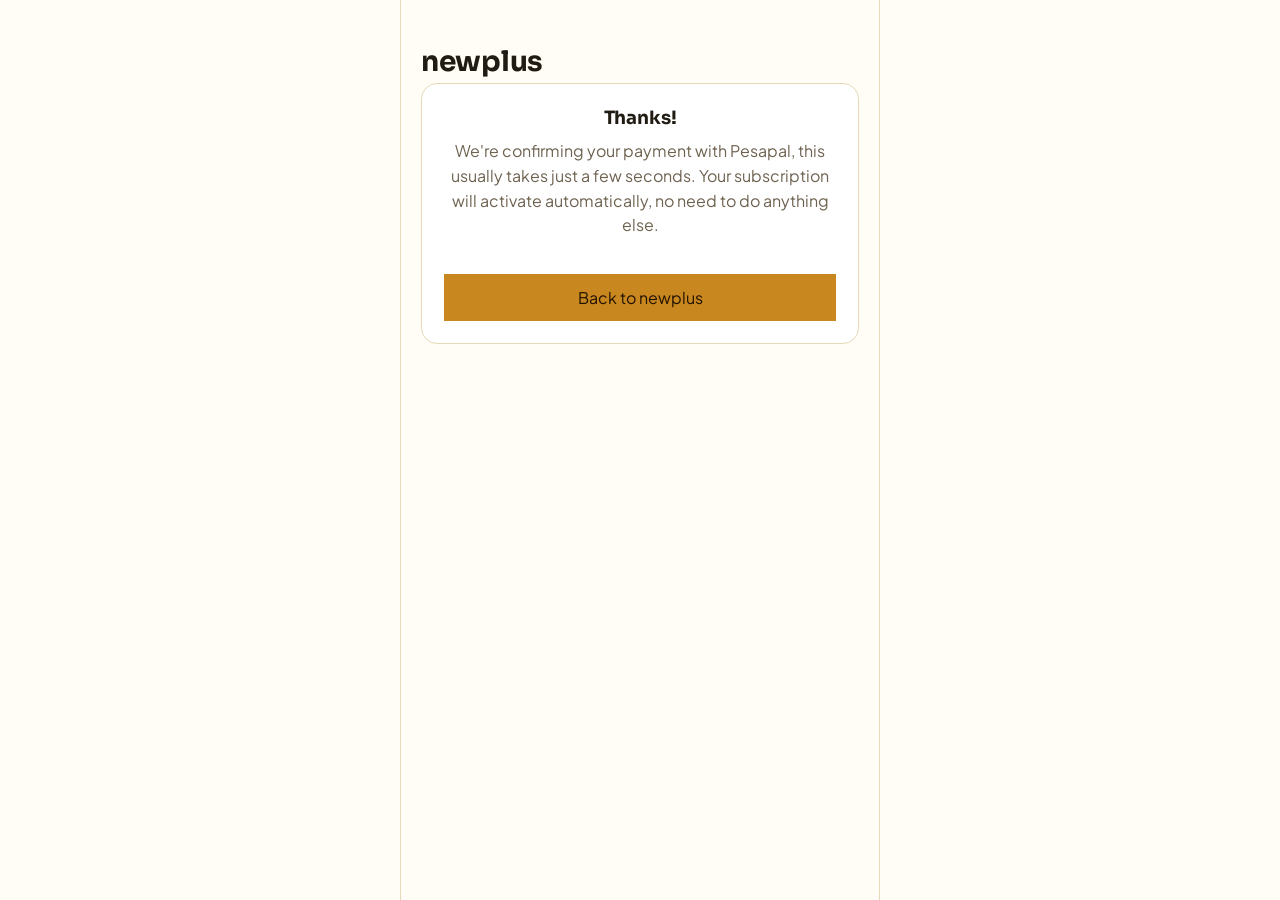
<file: payment-complete.html>
<!DOCTYPE html>
<html lang="en">
<head>
<meta charset="UTF-8">
<meta name="viewport" content="width=device-width, initial-scale=1.0">
<title>Payment complete: newplus</title>
<meta name="robots" content="noindex">
<link rel="preconnect" href="https://fonts.googleapis.com">
<link rel="preconnect" href="https://fonts.gstatic.com" crossorigin>
<link rel="stylesheet" href="https://fonts.googleapis.com/css2?family=Sora:wght@600;700;800&amp;family=Plus+Jakarta+Sans:wght@400;500;600;700&amp;family=JetBrains+Mono:wght@400;600&amp;display=swap">
<link rel="stylesheet" href="style.css">
</head>
<body>
<div id="app">
  <div class="brand">newplus</div>
  <div class="card welcome-card" style="text-align:center">
    <h1 style="font-size:1.15em;margin:0 0 10px">Thanks!</h1>
    <p style="margin-bottom:14px">We're confirming your payment with Pesapal, this usually takes just a few seconds. Your subscription will activate automatically, no need to do anything else.</p>
    <a href="/" class="btn-primary" style="display:inline-block;text-decoration:none;padding:12px 28px">Back to newplus</a>
  </div>
</div>
<script>
  // If Pesapal redirected here quickly, give the confirmation a moment to
  // land, then send them back into the app automatically.
  setTimeout(() => { window.location.href = "/"; }, 4000);
</script>
</body>
</html>
</file>
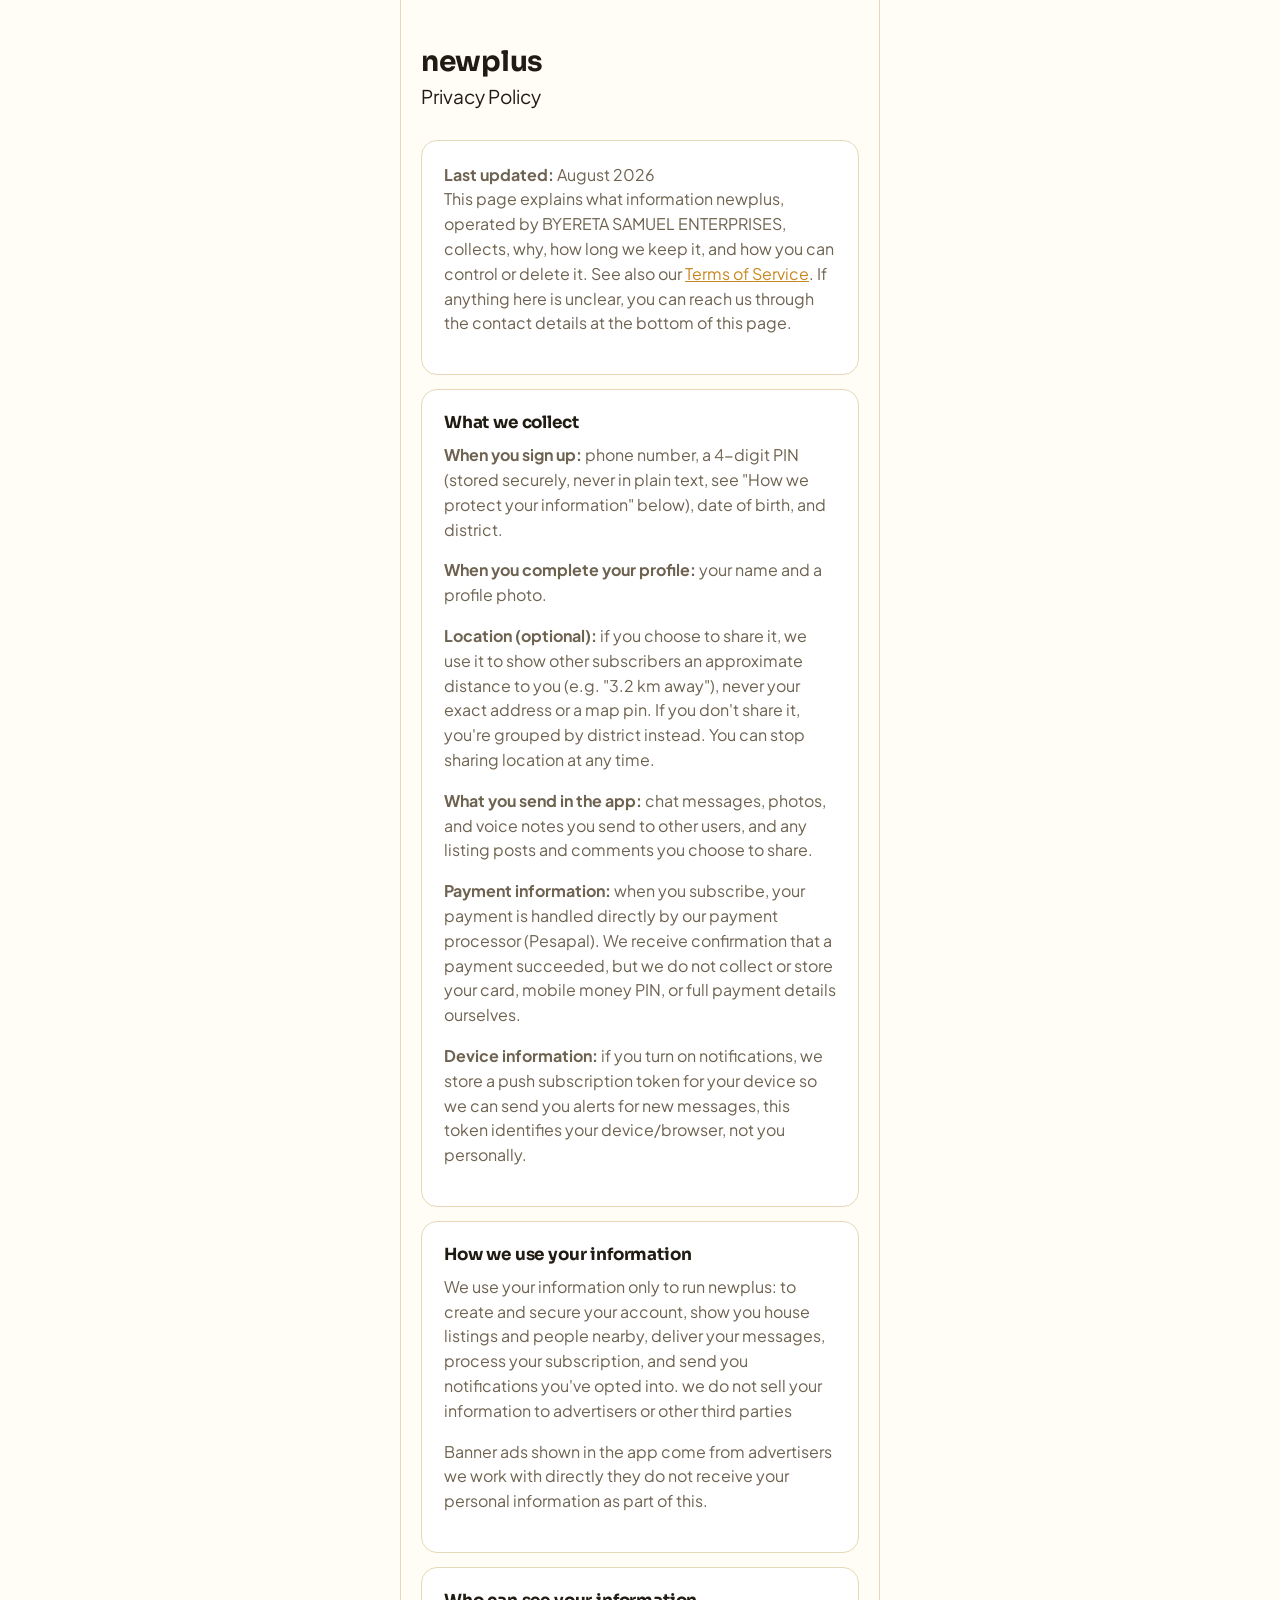
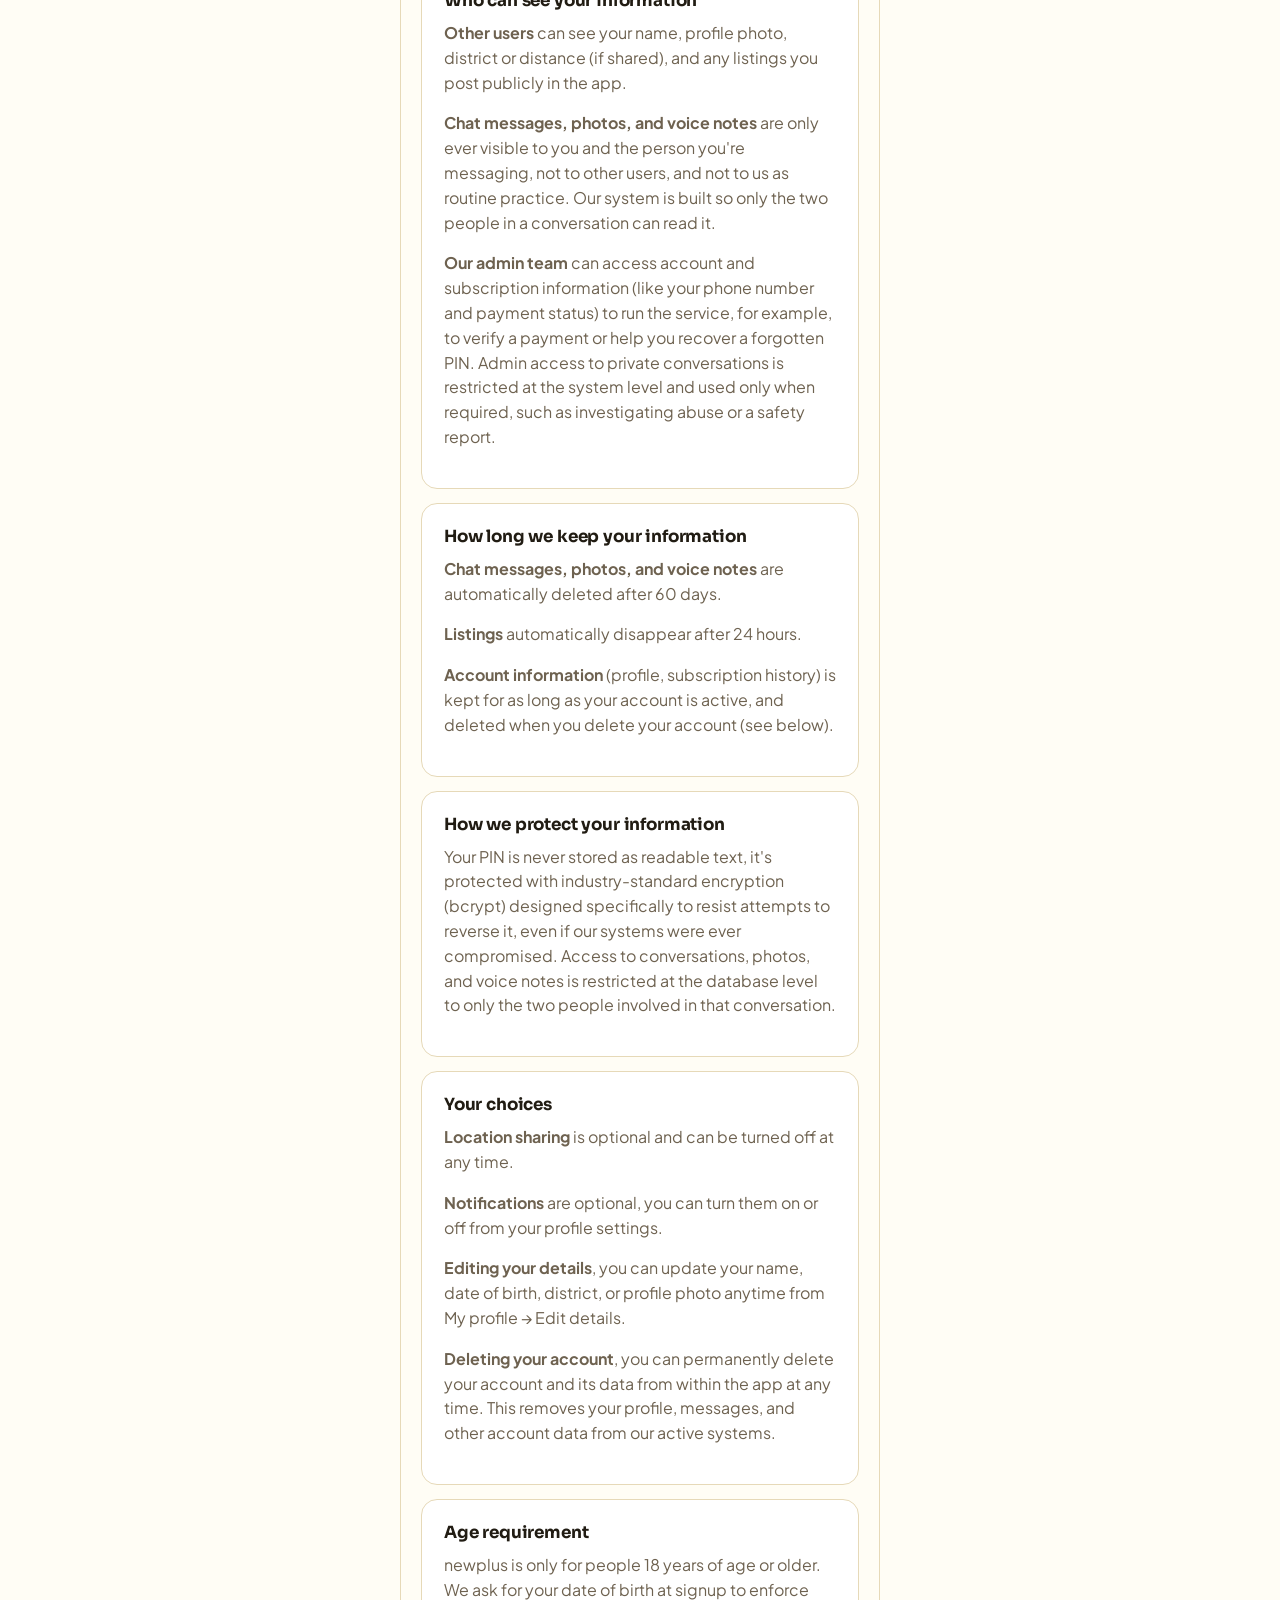
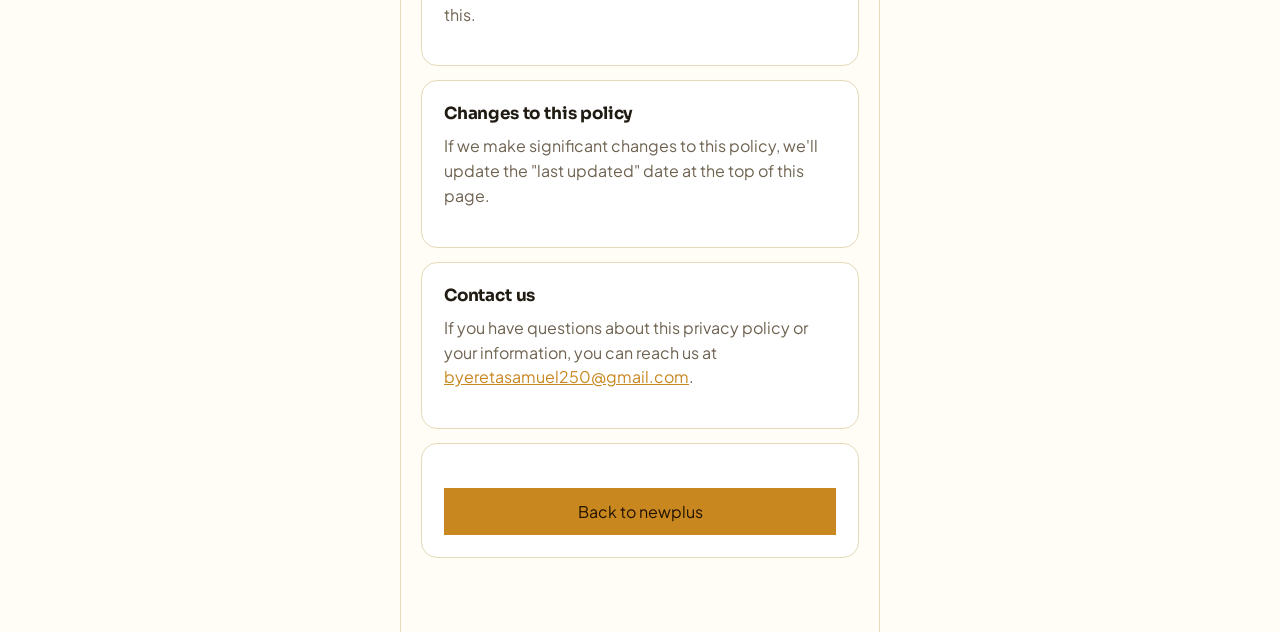
<file: privacy.html>
<!DOCTYPE html>
<html lang="en">
<head>
<meta charset="UTF-8">
<meta name="viewport" content="width=device-width, initial-scale=1.0">
<title>Privacy Policy: newplus</title>
<meta name="description" content="How newplus collects, uses, and protects your information: what we store, how location sharing works, how long house listings and messages are kept, and how to delete your account.">
<link rel="canonical" href="https://newplus.app/privacy.html">
<meta name="robots" content="index, follow">
<meta property="og:type" content="website">
<meta property="og:title" content="Privacy Policy: newplus">
<meta property="og:description" content="How newplus collects, uses, and protects your information.">
<meta property="og:url" content="https://newplus.app/privacy.html">
<link rel="preconnect" href="https://fonts.googleapis.com">
<link rel="preconnect" href="https://fonts.gstatic.com" crossorigin>
<link rel="stylesheet" href="https://fonts.googleapis.com/css2?family=Sora:wght@600;700;800&amp;family=Plus+Jakarta+Sans:wght@400;500;600;700&amp;family=JetBrains+Mono:wght@400;600&amp;display=swap">
<link rel="stylesheet" href="style.css">
</head>
<body>
<div id="app" style="padding-bottom:60px">
  <div class="brand">newplus</div>
  <p class="tagline tagline-hero">Privacy Policy</p>

  <div class="card welcome-card">
    <p style="margin:0"><strong>Last updated:</strong> August 2026</p>
    <p>This page explains what information newplus, operated by
      BYERETA SAMUEL ENTERPRISES, collects, why, how long we keep it, and how you
      can control or delete it. See also our
      <a href="/terms.html" style="color:var(--gold)">Terms of Service</a>.
      If anything here is unclear, you can reach us through the
      contact details at the bottom of this page.</p>
  </div>

  <div class="card welcome-card">
    <h2 style="font-size:1.05em;margin:0 0 10px">What we collect</h2>
    <p><strong>When you sign up:</strong> phone number, a 4-digit PIN
      (stored securely, never in plain text, see "How we protect your
      information" below), date of birth, and district.</p>
    <p><strong>When you complete your profile:</strong> your name and a
      profile photo.</p>
    <p><strong>Location (optional):</strong> if you choose to share it,
      we use it to show other subscribers an approximate distance to
      you (e.g. "3.2 km away"), never your exact address or a map
      pin. If you don't share it, you're grouped by district instead.
      You can stop sharing location at any time.</p>
    <p><strong>What you send in the app:</strong> chat messages,
      photos, and voice notes you send to other users, and any listing
      posts and comments you choose to share.</p>
    <p><strong>Payment information:</strong> when you subscribe, your
      payment is handled directly by our payment processor (Pesapal).
      We receive confirmation that a payment succeeded, but we do not
      collect or store your card, mobile money PIN, or full payment
      details ourselves.</p>
    <p><strong>Device information:</strong> if you turn on
      notifications, we store a push subscription token for your
      device so we can send you alerts for new messages, this token
      identifies your device/browser, not you personally.</p>
  </div>

  <div class="card welcome-card">
    <h2 style="font-size:1.05em;margin:0 0 10px">How we use your information</h2>
    <p>We use your information only to run newplus: to create and
      secure your account, show you house listings and people nearby, deliver
      your messages, process your subscription, and send you
      notifications you've opted into. we do not sell your information
      to advertisers or other third parties</p>
    <p>Banner ads shown in the app come from advertisers we work with
      directly they do not receive your personal information as part
      of this.</p>
  </div>

  <div class="card welcome-card">
    <h2 style="font-size:1.05em;margin:0 0 10px">Who can see your information</h2>
    <p><strong>Other users</strong> can see your name, profile photo,
      district or distance (if shared), and any listings you post publicly
      in the app.</p>
    <p><strong>Chat messages, photos, and voice notes</strong> are only
      ever visible to you and the person you're messaging, not to
      other users, and not to us as routine practice. Our system is
      built so only the two people in a conversation can read it.</p>
    <p><strong>Our admin team</strong> can access account and
      subscription information (like your phone number and payment
      status) to run the service, for example, to verify a payment or
      help you recover a forgotten PIN. Admin access to private
      conversations is restricted at the system level and used only
      when required, such as investigating abuse or a safety report.</p>
  </div>

  <div class="card welcome-card">
    <h2 style="font-size:1.05em;margin:0 0 10px">How long we keep your information</h2>
    <p><strong>Chat messages, photos, and voice notes</strong> are
      automatically deleted after 60 days.</p>
    <p><strong>Listings</strong> automatically disappear after 24
      hours.</p>
    <p><strong>Account information</strong> (profile, subscription
      history) is kept for as long as your account is active, and
      deleted when you delete your account (see below).</p>
  </div>

  <div class="card welcome-card">
    <h2 style="font-size:1.05em;margin:0 0 10px">How we protect your information</h2>
    <p>Your PIN is never stored as readable text, it's protected with
      industry-standard encryption (bcrypt) designed specifically to
      resist attempts to reverse it, even if our systems were ever
      compromised. Access to conversations, photos, and voice notes is
      restricted at the database level to only the two people involved
      in that conversation.</p>
  </div>

  <div class="card welcome-card">
    <h2 style="font-size:1.05em;margin:0 0 10px">Your choices</h2>
    <p><strong>Location sharing</strong> is optional and can be turned
      off at any time.</p>
    <p><strong>Notifications</strong> are optional, you can turn them
      on or off from your profile settings.</p>
    <p><strong>Editing your details</strong>, you can update your
      name, date of birth, district, or profile photo anytime from My
      profile → Edit details.</p>
    <p><strong>Deleting your account</strong>, you can permanently
      delete your account and its data from within the app at any
      time. This removes your profile, messages, and other account
      data from our active systems.</p>
  </div>

  <div class="card welcome-card">
    <h2 style="font-size:1.05em;margin:0 0 10px">Age requirement</h2>
    <p>newplus is only for people 18 years of age or older. We ask for
      your date of birth at signup to enforce this.</p>
  </div>

  <div class="card welcome-card">
    <h2 style="font-size:1.05em;margin:0 0 10px">Changes to this policy</h2>
    <p>If we make significant changes to this policy, we'll update the
      "last updated" date at the top of this page.</p>
  </div>

  <div class="card welcome-card">
    <h2 style="font-size:1.05em;margin:0 0 10px">Contact us</h2>
    <p>If you have questions about this privacy policy or your
      information, you can reach us at
      <a href="mailto:byeretasamuel250@gmail.com" style="color:var(--gold)">byeretasamuel250@gmail.com</a>.</p>
  </div>

  <div class="card welcome-card" style="text-align:center">
    <a href="/" class="btn-primary" style="display:inline-block;text-decoration:none;padding:12px 28px">Back to newplus</a>
  </div>
</div>
</body>
</html>
</file>
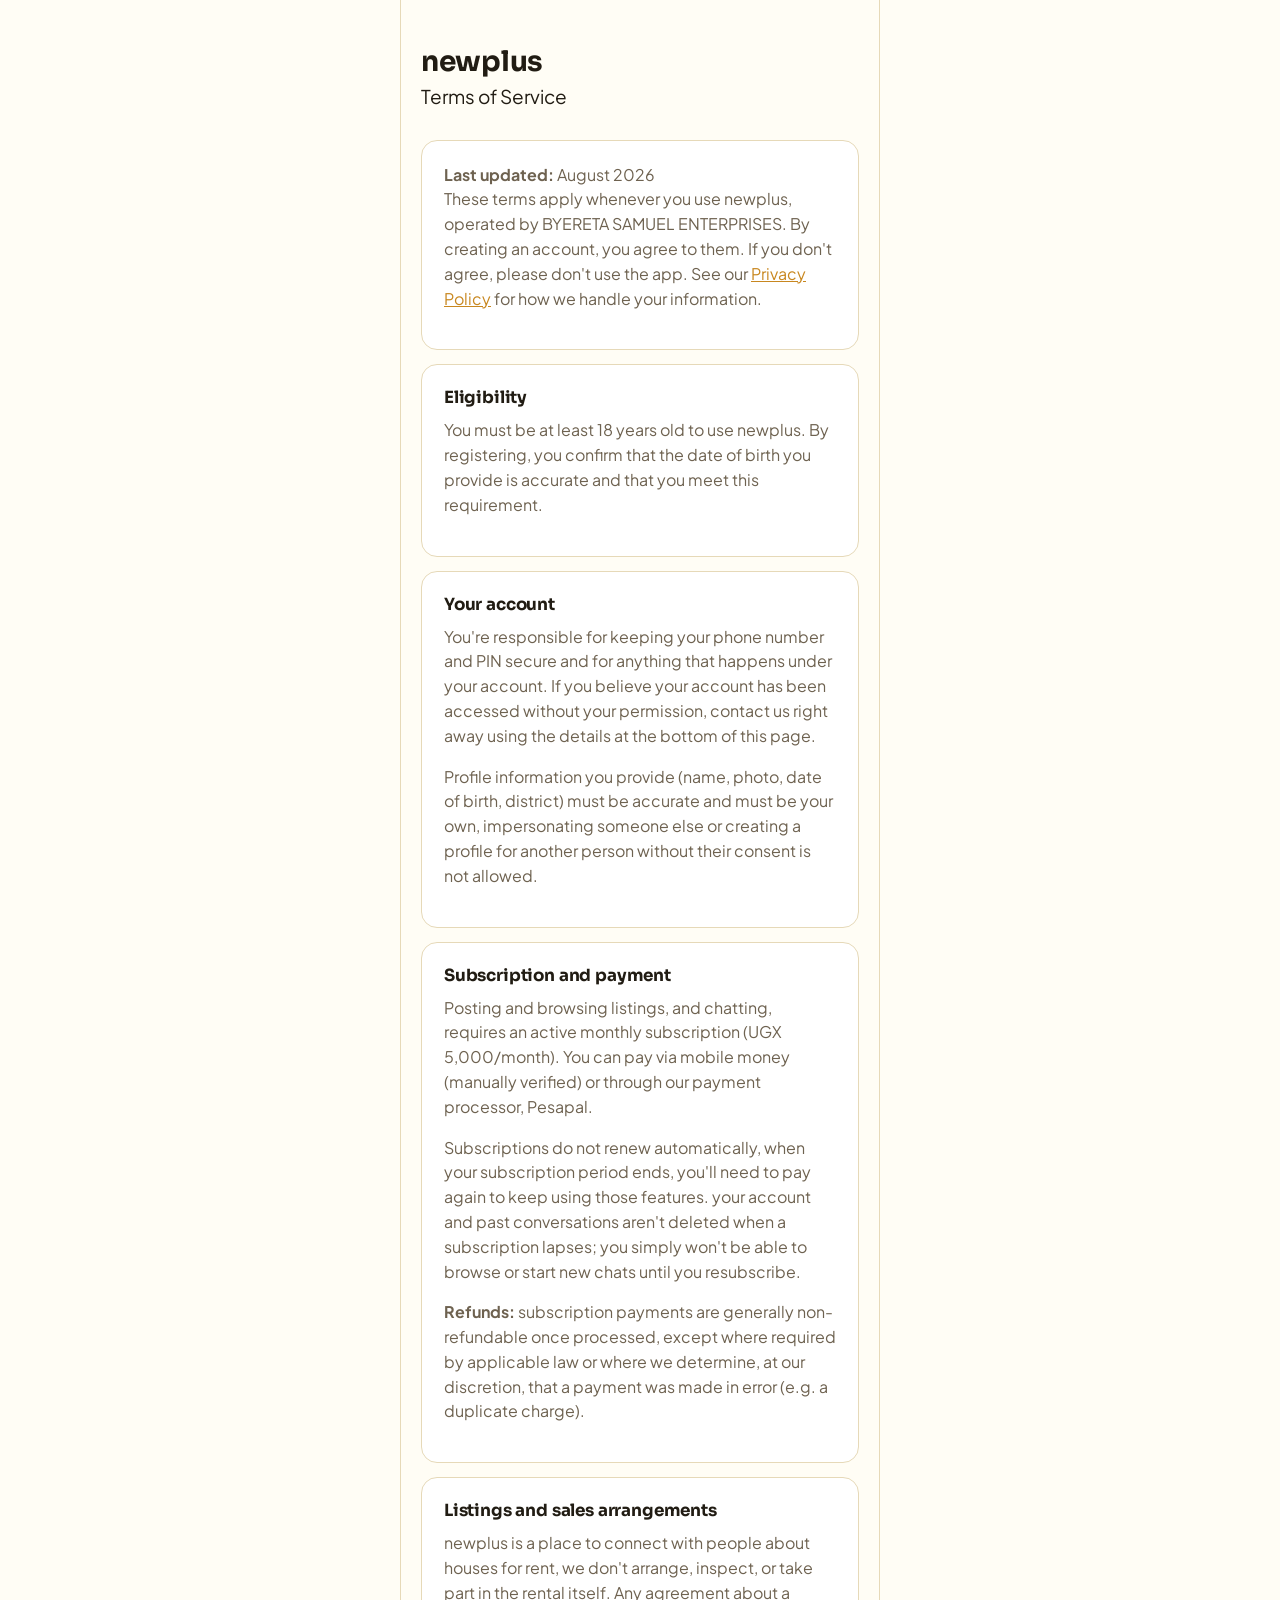
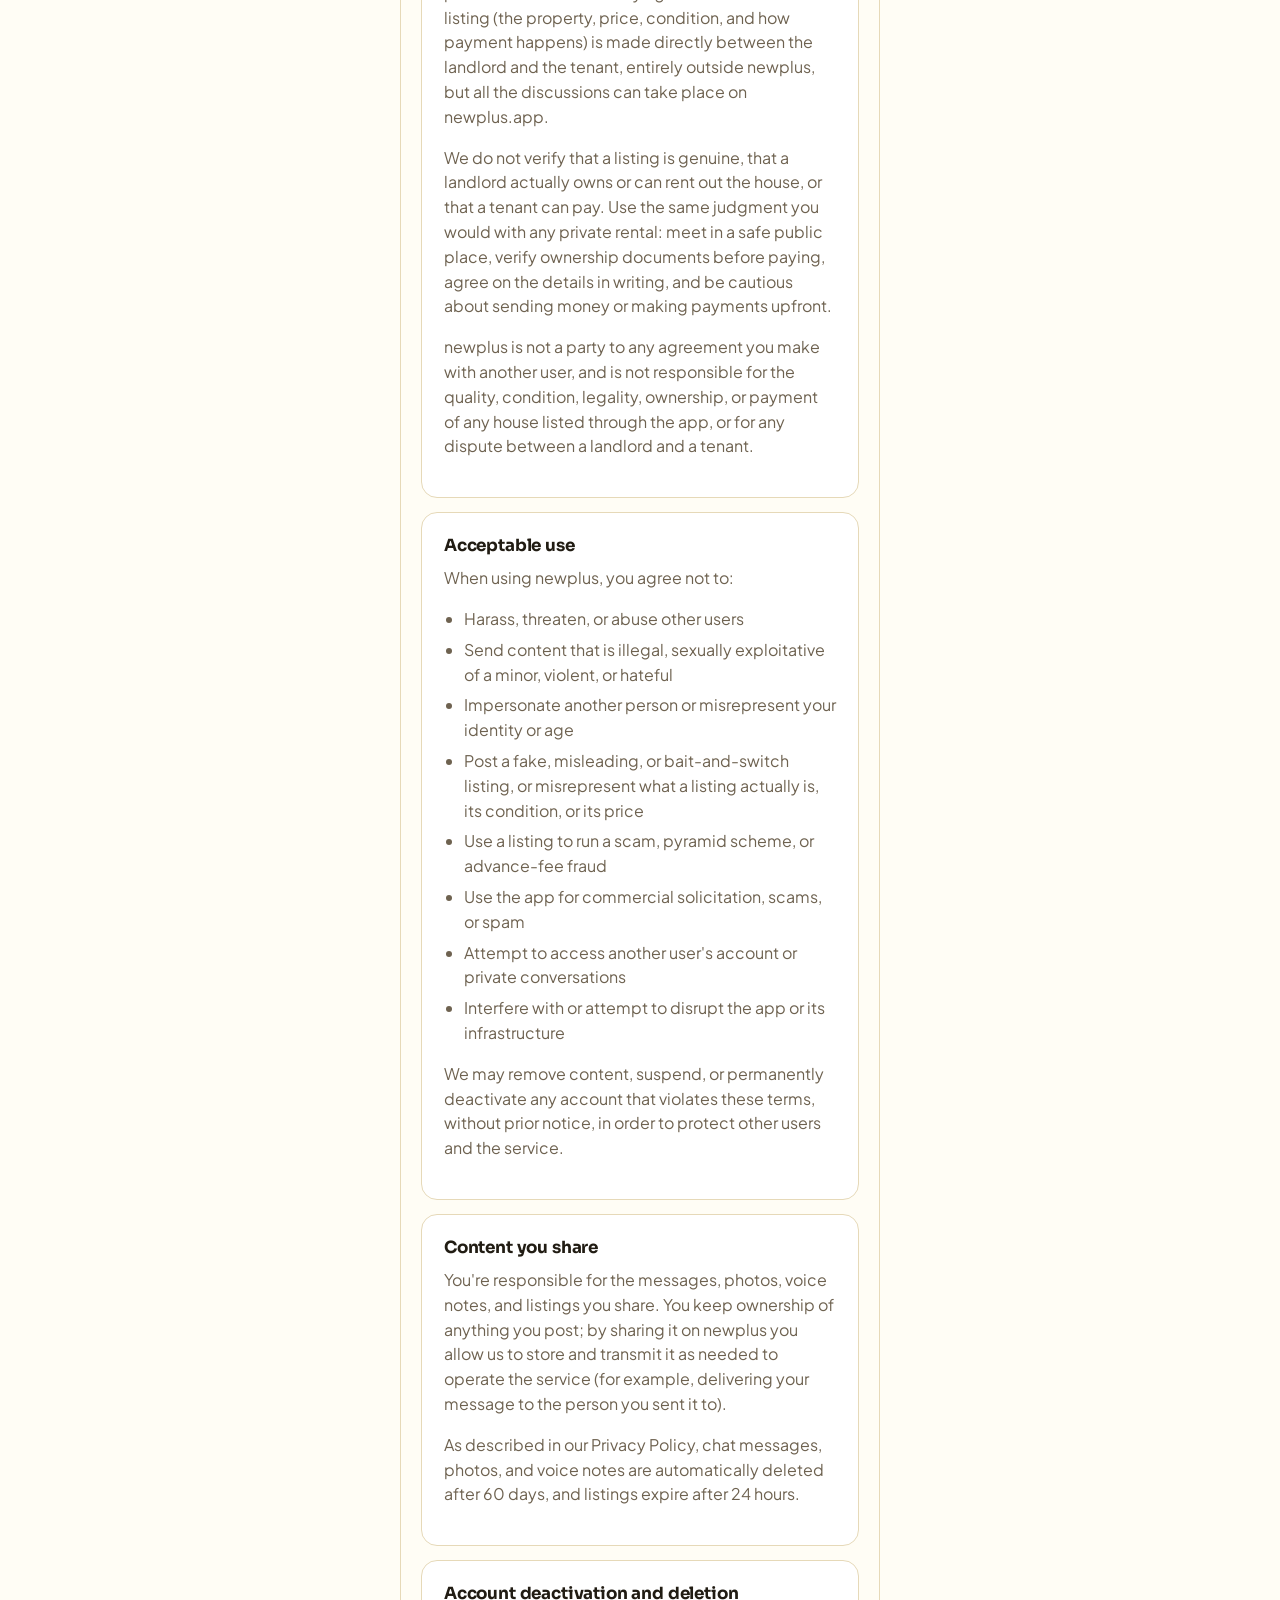
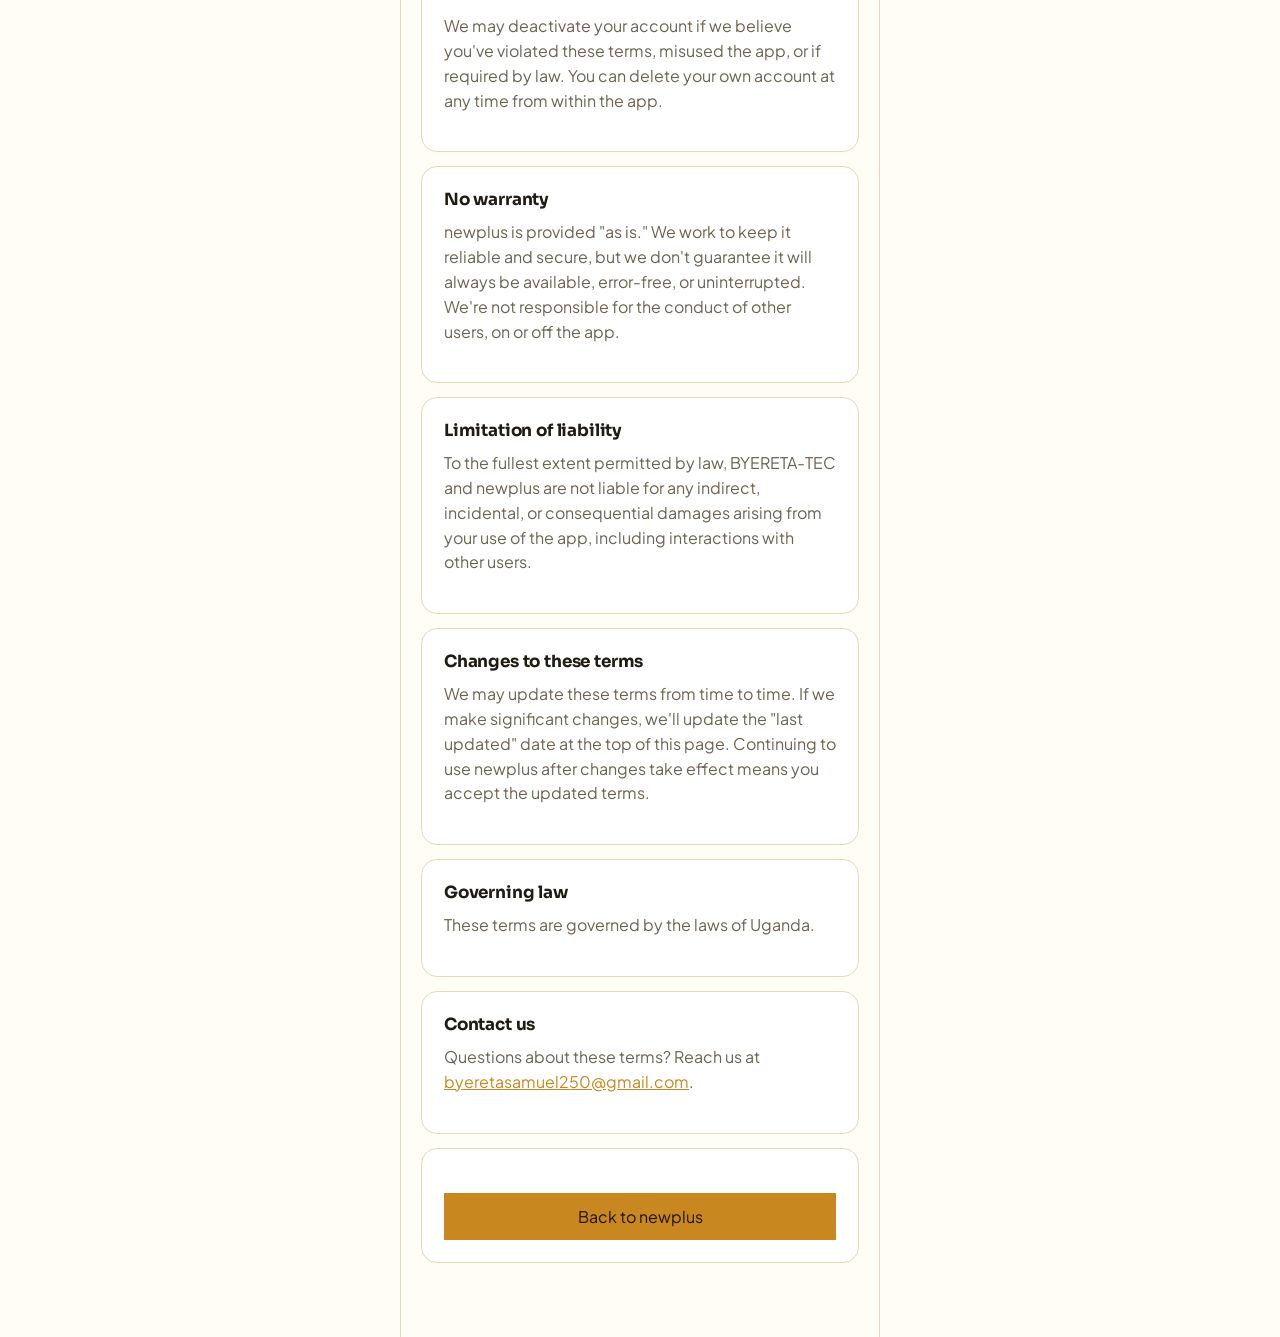
<file: terms.html>
<!DOCTYPE html>
<html lang="en">
<head>
<meta charset="UTF-8">
<meta name="viewport" content="width=device-width, initial-scale=1.0">
<title>Terms of Service: newplus</title>
<meta name="description" content="The terms that apply when you use newplus: eligibility, subscriptions and payments, posting and browsing house listings, acceptable use, and account termination.">
<link rel="canonical" href="https://newplus.app/terms.html">
<meta name="robots" content="index, follow">
<meta property="og:type" content="website">
<meta property="og:title" content="Terms of Service: newplus">
<meta property="og:description" content="The terms that apply when you use newplus.">
<meta property="og:url" content="https://newplus.app/terms.html">
<link rel="preconnect" href="https://fonts.googleapis.com">
<link rel="preconnect" href="https://fonts.gstatic.com" crossorigin>
<link rel="stylesheet" href="https://fonts.googleapis.com/css2?family=Sora:wght@600;700;800&amp;family=Plus+Jakarta+Sans:wght@400;500;600;700&amp;family=JetBrains+Mono:wght@400;600&amp;display=swap">
<link rel="stylesheet" href="style.css">
</head>
<body>
<div id="app" style="padding-bottom:60px">
  <div class="brand">newplus</div>
  <p class="tagline tagline-hero">Terms of Service</p>

  <div class="card welcome-card">
    <p style="margin:0"><strong>Last updated:</strong> August 2026</p>
    <p>These terms apply whenever you use newplus, operated by
      BYERETA SAMUEL ENTERPRISES. By creating an account, you agree to them. If you
      don't agree, please don't use the app. See our
      <a href="/privacy.html" style="color:var(--gold)">Privacy Policy</a>
      for how we handle your information.</p>
  </div>

  <div class="card welcome-card">
    <h2 style="font-size:1.05em;margin:0 0 10px">Eligibility</h2>
    <p>You must be at least 18 years old to use newplus. By registering,
      you confirm that the date of birth you provide is accurate and
      that you meet this requirement.</p>
  </div>

  <div class="card welcome-card">
    <h2 style="font-size:1.05em;margin:0 0 10px">Your account</h2>
    <p>You're responsible for keeping your phone number and PIN secure
      and for anything that happens under your account. If you believe
      your account has been accessed without your permission, contact
      us right away using the details at the bottom of this page.</p>
    <p>Profile information you provide (name, photo, date of birth,
      district) must be accurate and must be your own, impersonating
      someone else or creating a profile for another person without
      their consent is not allowed.</p>
  </div>

  <div class="card welcome-card">
    <h2 style="font-size:1.05em;margin:0 0 10px">Subscription and payment</h2>
    <p>Posting and browsing listings, and chatting, requires an active
      monthly subscription (UGX 5,000/month). You can pay via mobile
      money (manually verified) or through our payment processor,
      Pesapal.</p>
    <p>Subscriptions do not renew automatically, when your subscription
      period ends, you'll need to pay again to keep using those
      features. your account and past conversations aren't deleted
      when a subscription lapses; you simply won't be able to browse
      or start new chats until you resubscribe.</p>
    <p><strong>Refunds:</strong> subscription payments are generally
      non-refundable once processed, except where required by
      applicable law or where we determine, at our discretion, that a
      payment was made in error (e.g. a duplicate charge).</p>
  </div>

  <div class="card welcome-card">
    <h2 style="font-size:1.05em;margin:0 0 10px">Listings and sales arrangements</h2>
    <p>newplus is a place to connect with people about houses for
      rent, we don't arrange, inspect, or take part in the rental
      itself. Any agreement about a listing (the property, price,
      condition, and how payment happens) is made directly between the
      landlord and the tenant, entirely outside newplus, but all the
      discussions can take place on newplus.app.</p>
    <p>We do not verify that a listing is genuine, that a landlord
      actually owns or can rent out the house, or that a tenant can pay.
      Use the same judgment you would with any private rental: meet in
      a safe public place, verify ownership documents before paying,
      agree on the details in writing, and be cautious about sending
      money or making payments upfront.</p>
    <p>newplus is not a party to any agreement you make with another
      user, and is not responsible for the quality, condition,
      legality, ownership, or payment of any house listed through the
      app, or for any dispute between a landlord and a tenant.</p>
  </div>

  <div class="card welcome-card">
    <h2 style="font-size:1.05em;margin:0 0 10px">Acceptable use</h2>
    <p>When using newplus, you agree not to:</p>
    <ul class="terms-list">
      <li>Harass, threaten, or abuse other users</li>
      <li>Send content that is illegal, sexually exploitative of a minor, violent, or hateful</li>
      <li>Impersonate another person or misrepresent your identity or age</li>
      <li>Post a fake, misleading, or bait-and-switch listing, or misrepresent what a listing actually is, its condition, or its price</li>
      <li>Use a listing to run a scam, pyramid scheme, or advance-fee fraud</li>
      <li>Use the app for commercial solicitation, scams, or spam</li>
      <li>Attempt to access another user's account or private conversations</li>
      <li>Interfere with or attempt to disrupt the app or its infrastructure</li>
    </ul>
    <p>We may remove content, suspend, or permanently deactivate any
      account that violates these terms, without prior notice, in
      order to protect other users and the service.</p>
  </div>

  <div class="card welcome-card">
    <h2 style="font-size:1.05em;margin:0 0 10px">Content you share</h2>
    <p>You're responsible for the messages, photos, voice notes, and
      listings you share. You keep ownership of anything you post; by
      sharing it on newplus you allow us to store and transmit it as
      needed to operate the service (for example, delivering your
      message to the person you sent it to).</p>
    <p>As described in our Privacy Policy, chat messages, photos, and
      voice notes are automatically deleted after 60 days, and
      listings expire after 24 hours.</p>
  </div>

  <div class="card welcome-card">
    <h2 style="font-size:1.05em;margin:0 0 10px">Account deactivation and deletion</h2>
    <p>We may deactivate your account if we believe you've violated
      these terms, misused the app, or if required by law. You can
      delete your own account at any time from within the app.</p>
  </div>

  <div class="card welcome-card">
    <h2 style="font-size:1.05em;margin:0 0 10px">No warranty</h2>
    <p>newplus is provided "as is." We work to keep it reliable and
      secure, but we don't guarantee it will always be available,
      error-free, or uninterrupted. We're not responsible for the
      conduct of other users, on or off the app.</p>
  </div>

  <div class="card welcome-card">
    <h2 style="font-size:1.05em;margin:0 0 10px">Limitation of liability</h2>
    <p>To the fullest extent permitted by law, BYERETA-TEC and
      newplus are not liable for any indirect, incidental, or
      consequential damages arising from your use of the app,
      including interactions with other users.</p>
  </div>

  <div class="card welcome-card">
    <h2 style="font-size:1.05em;margin:0 0 10px">Changes to these terms</h2>
    <p>We may update these terms from time to time. If we make
      significant changes, we'll update the "last updated" date at the
      top of this page. Continuing to use newplus after changes take
      effect means you accept the updated terms.</p>
  </div>

  <div class="card welcome-card">
    <h2 style="font-size:1.05em;margin:0 0 10px">Governing law</h2>
    <p>These terms are governed by the laws of Uganda.</p>
  </div>

  <div class="card welcome-card">
    <h2 style="font-size:1.05em;margin:0 0 10px">Contact us</h2>
    <p>Questions about these terms? Reach us at
      <a href="mailto:byeretasamuel250@gmail.com" style="color:var(--gold)">byeretasamuel250@gmail.com</a>.</p>
  </div>

  <div class="card welcome-card" style="text-align:center">
    <a href="/" class="btn-primary" style="display:inline-block;text-decoration:none;padding:12px 28px">Back to newplus</a>
  </div>
</div>
</body>
</html>
</file>
<file: style.css>
/* ============================================================
   newplus design system
   Flat, paper-white, market-signage palette: gold, forest green,
   and brick clay on an off-white page. No gradients, no blur,
   no glow. One accent does the work; everything else stays quiet.
   ============================================================ */

/* Fonts (Sora, Plus Jakarta Sans, JetBrains Mono) are loaded via <link>
   tags in each page's <head>, not @import here, since @import forces
   the browser to fully fetch and parse this file before it even
   discovers it needs the font CSS, adding a serial round trip before
   text renders. See SETUP_GUIDE.md / the top of each .html file. */

:root {
  --bg: #FFFDF5;
  --bg-card: #FFFFFF;
  --bg-card-raised: #FBF1D6;
  --line: #E6D9B8;
  --line-soft: #E6D9B880;
  --ink: #211C13;
  --ink-muted: #6E6250;
  --gold: #C8871F;
  --gold-bright: #DFA23C;
  --gold-dim: #C8871F1f;
  --clay: #B23A2E;
  --clay-dim: #B23A2E1a;
  --forest: #2C4A30;
  --forest-bright: #3F6B45;
  --forest-dim: #2C4A3014;
  --forest-line: #2C4A3055;
  --cool: #2F6280;
  --cool-bright: #3E7899;
  --success: #3F6B45;
  --success-dim: #3F6B451a;
  --danger: #B23A2E;
  --danger-dim: #B23A2E1a;
  --radius: 16px;
  --radius-lg: 22px;
  --radius-sm: 11px;
  --font-display: 'Sora', sans-serif;
  --font-body: 'Plus Jakarta Sans', 'Apple Color Emoji', 'Segoe UI Emoji', 'Segoe UI Symbol', 'Noto Color Emoji', sans-serif;
  --font-mono: 'JetBrains Mono', monospace;
}

* { box-sizing: border-box; -webkit-tap-highlight-color: transparent; user-select: none; -webkit-user-select: none; -webkit-touch-callout: none; touch-action: manipulation; }

input, textarea {
  user-select: text; -webkit-user-select: text; -webkit-touch-callout: default;
}

html, body {
  margin: 0; padding: 0;
  background: var(--bg);
  color: var(--ink);
  font-family: var(--font-body);
  min-height: 100vh;
  overflow-x: hidden;
  -webkit-tap-highlight-color: transparent;
}
html.chat-open, body.chat-open {
  height: 100%;
  overflow: hidden;
  overscroll-behavior: none;
}
body.chat-open {
  position: fixed;
  width: 100%;
}

#app {
  max-width: 480px;
  margin: 0 auto;
  min-height: 100vh;
  min-height: 100dvh;
  display: flex;
  flex-direction: column;
  padding: 44px 20px calc(40px + env(safe-area-inset-bottom));
  border-left: 1px solid var(--line);
  border-right: 1px solid var(--line);
}
#app.chat-mode {
  position: fixed;
  top: 0; left: 0; right: 0;
  min-height: 0;
  height: 100vh;
  height: 100dvh;
  overflow: hidden;
}
#app.directory-mode {
  position: fixed;
  top: 0; left: 0; right: 0;
  min-height: 0;
  height: 100vh;
  height: 100dvh;
  overflow: hidden;
  padding-top: 18px;
}
.directory-static { flex-shrink: 0; }
.directory-static h2 { -webkit-tap-highlight-color: transparent; }
.directory-scroll { flex: 1; min-height: 0; overflow-y: auto; overflow-x: hidden; overscroll-behavior: contain; padding-bottom: 12px; }
.admin-wrap #app { max-width: 1000px; padding-top: 28px; border-left: none; border-right: none; }

.brand {
  width: fit-content;
  font-family: var(--font-display);
  font-size: 28px;
  font-weight: 700;
  letter-spacing: -0.01em;
  margin-bottom: 4px;
  color: var(--ink);
  -webkit-tap-highlight-color: transparent;
  user-select: none;
  -webkit-user-select: none;
  -webkit-touch-callout: none;
}
.brand-dot { color: var(--gold); }
.top-bar-hero .brand { color: var(--bg); }
.top-bar-hero .brand .brand-dot { color: var(--gold-bright); }

/* ---------- Intro screen ---------- */
.intro-screen {
  display: flex;
  flex-direction: column;
  flex: 1;
  min-height: calc(100vh - 84px);
  min-height: calc(100dvh - 84px);
}
.intro-icons { display: flex; gap: 12px; margin: 6px 0 22px; }
.intro-icon {
  width: 56px; height: 56px; border-radius: 50%;
  background: #FFF3E6;
  display: flex; align-items: center; justify-content: center;
  flex-shrink: 0;
}
.intro-icon svg { width: 24px; height: 24px; flex-shrink: 0; }
.intro-headline { font-size: 26px; margin: 0 0 8px; }
.intro-subhead { font-size: 15px; color: var(--ink-muted); margin: 0 0 24px; line-height: 1.5; }
.intro-screen .btn-primary { margin-top: auto; margin-bottom: 24px; width: 100%; height: 56px; font-size: 15.5px; }

/* ---------- Welcome / auth-choice screen ---------- */
.welcome-topbar { display: flex; align-items: center; gap: 8px; margin-bottom: 4px; }
.chevron-btn {
  background: none; border: none; width: auto; padding: 0 6px 0 0;
  font-size: 26px; line-height: 1; color: var(--ink); cursor: pointer;
}
.chevron-btn:hover { color: var(--gold); }
.welcome-screen {
  display: flex; flex-direction: column; align-items: center; text-align: center;
  flex: 1; justify-content: center; padding: 12px 0;
}
.welcome-icons-row { display: flex; gap: 12px; margin-bottom: 22px; }
.welcome-icon-circle {
  width: 64px; height: 64px; border-radius: 50%;
  background: #FFF3E6; display: flex; align-items: center; justify-content: center;
  flex-shrink: 0;
}
.welcome-icon-circle svg { width: 26px; height: 26px; flex-shrink: 0; }
.welcome-headline { font-size: 28px; line-height: 1.2; margin: 0 0 8px; }
.welcome-subhead { font-size: 16px; color: var(--ink-muted); margin: 0 0 32px; }
.welcome-screen .btn-primary { width: 100%; height: 56px; font-size: 16px; border-radius: 14px; margin: 0; }
.welcome-login-link { font-size: 14px; color: var(--ink-muted); margin: 16px 0 0; }
.welcome-login-link a { color: var(--gold); font-weight: 700; text-decoration: none; }
.welcome-login-link a:hover { text-decoration: underline; }
.welcome-footer { font-size: 12px; color: var(--ink-muted); text-align: center; margin: 16px 0 0; }
.welcome-footer a { color: var(--gold); text-decoration: none; }
.welcome-footer a:hover { text-decoration: underline; }

/* ---------- Chats screen (flat, WhatsApp-style) ---------- */
.chat-list-topbar { margin-bottom: 16px; }
.chat-list-title { font-size: 24px; margin: 0; }
.chat-search-wrap { position: relative; margin-bottom: 4px; }
.chat-search-icon {
  position: absolute; left: 14px; top: 50%; transform: translateY(-50%);
  font-size: 14px; color: var(--ink-muted); pointer-events: none;
}
.chat-search-flat {
  background: #F2F2F2; border: none; height: 44px; border-radius: 12px;
  padding: 0 14px 0 38px; margin-bottom: 14px; width: 100%;
}
.chat-search-flat:focus { box-shadow: 0 0 0 2px var(--gold-dim); }
.chat-list-flat { margin: 0 -20px; }
.chat-row {
  display: flex; align-items: center; gap: 12px;
  height: 72px; padding: 0 20px;
  border-bottom: 1px solid #EEE;
  cursor: pointer;
}
.chat-row:hover { background: var(--bg-card-raised); }
.chat-avatar {
  width: 48px; height: 48px; border-radius: 50%; overflow: hidden; flex-shrink: 0;
  background: var(--gold); color: #FFF9F0; display: flex; align-items: center; justify-content: center;
  font-size: 16px; font-weight: 700; position: relative;
}
.chat-avatar img { width: 100%; height: 100%; object-fit: cover; }
.chat-row-name {
  font-weight: 700; font-size: 16px; color: var(--ink);
  white-space: nowrap; overflow: hidden; text-overflow: ellipsis;
}
.chat-row-info { flex: 1; min-width: 0; display: flex; flex-direction: column; justify-content: center; gap: 2px; }
.chat-row-top-line { display: flex; align-items: center; justify-content: space-between; gap: 10px; }
.chat-row-time-wrap { display: flex; align-items: center; gap: 6px; flex-shrink: 0; }
.chat-row-time { font-size: 12px; color: var(--ink-muted); }
.chat-row-expired .chat-avatar { filter: grayscale(1); opacity: .6; }
.chat-row-expired .chat-row-name { color: var(--ink-muted); }
.chat-row-expired-label {
  font-size: 11px; font-weight: 600; color: #B45309;
  background: #FEF3C7; display: inline-block; padding: 1px 7px; border-radius: 8px; width: fit-content;
}
.chat-unread-dot { width: 9px; height: 9px; border-radius: 50%; background: var(--gold); flex-shrink: 0; }
.chat-empty-state { text-align: center; padding: 60px 24px; color: var(--ink-muted); }
.chat-empty-state .chat-empty-icon { font-size: 40px; margin-bottom: 12px; }

/* ---------- Home / People nearby screen ---------- */
.home-header { background: var(--bg); padding: 0; margin-bottom: 6px; }
.home-brand { font-size: 24px; margin-bottom: 0; }
.home-icon-btn {
  width: 40px; height: 40px; padding: 0; border-radius: 50%;
  display: flex; align-items: center; justify-content: center;
}
.home-greeting { font-size: 20px; margin: 14px 0 16px; }

.home-search-wrap { position: relative; margin-bottom: 14px; }
.home-search-icon {
  position: absolute; left: 14px; top: 50%; transform: translateY(-50%);
  display: flex; color: var(--ink-muted); pointer-events: none;
}
.home-search-input {
  background: #F2F2F2; border: none; height: 48px; border-radius: 12px;
  padding: 0 14px 0 40px; width: 100%;
}
.home-search-input:focus { box-shadow: 0 0 0 2px var(--gold-dim); }

.section-title-home { font-size: 16px; font-weight: 700; color: var(--ink); margin: 0; }
.filter-icon-btn {
  background: none; border: none; width: auto; padding: 4px;
  color: var(--ink-muted); display: flex; align-items: center; justify-content: center;
}
.filter-icon-btn:hover { color: var(--gold); }

.people-grid {
  display: grid; grid-template-columns: 1fr 1fr; gap: 12px;
  padding-bottom: 92px; /* clears the fixed bottom tab bar */
}
.people-grid > .area-group-label,
.people-grid > .empty-state,
.people-grid > #load-more-people-btn {
  grid-column: 1 / -1;
}
.people-card {
  background: var(--bg-card); border-radius: 16px; overflow: hidden; cursor: pointer;
  box-shadow: 0 2px 10px rgba(33,28,19,.08);
  display: flex; flex-direction: column;
  transition: transform .1s ease, box-shadow .15s ease;
}
.people-card:hover { box-shadow: 0 4px 16px rgba(33,28,19,.14); }
.people-card-photo {
  height: 140px; width: 100%; background: var(--gold);
  display: flex; align-items: center; justify-content: center;
  color: #FFF9F0; font-size: 32px; font-weight: 700; overflow: hidden;
}
.people-card-photo img { width: 100%; height: 100%; object-fit: cover; }
.people-card-body { padding: 10px 12px 12px; }
.people-card-name {
  font-size: 14px; font-weight: 700; color: var(--ink);
  white-space: nowrap; overflow: hidden; text-overflow: ellipsis;
}
.people-card-meta {
  display: flex; align-items: center; gap: 5px;
  font-size: 12px; color: var(--ink-muted); margin-top: 3px;
}
.people-card-pin { display: flex; flex-shrink: 0; }
.people-card-online-dot {
  width: 7px; height: 7px; border-radius: 50%; background: var(--forest-bright);
  flex-shrink: 0; margin-left: auto;
}

/* ---------- Bottom tab bar (Home screen only, see note in index.html) ---------- */
.bottom-tab-bar {
  position: fixed; left: 0; right: 0; bottom: 0; z-index: 40;
  max-width: 480px; margin: 0 auto;
  background: var(--bg-card); border-top: 1px solid var(--line);
  display: flex; align-items: center; justify-content: space-around;
  padding: 8px 12px calc(6px + env(safe-area-inset-bottom));
}
.tab-item {
  background: none; border: none; width: auto; padding: 4px 10px;
  display: flex; flex-direction: column; align-items: center; gap: 3px;
  color: var(--ink-muted); font-size: 11px; font-weight: 600; border-radius: 10px;
}
.tab-item.active { color: var(--gold); }
.tab-post-job {
  width: 52px; height: 52px; border-radius: 50%; padding: 0;
  background: var(--gold); color: #FFF9F0;
  display: flex; align-items: center; justify-content: center;
  font-size: 26px; font-weight: 700; line-height: 1;
  margin-top: -26px; box-shadow: 0 4px 14px rgba(200,135,31,.45);
}

.tagline { color: var(--ink-muted); font-size: 13.5px; margin-bottom: 30px; line-height: 1.5; }
.tagline-hero {
  font-size: 19px; color: var(--ink); line-height: 1.4;
  opacity: 0; transform: translateY(8px);
  animation: taglineIn .5s ease forwards .1s;
}
.tagline-hero strong { color: var(--gold); }
@keyframes taglineIn {
  from { opacity: 0; transform: translateY(8px); }
  to { opacity: 1; transform: translateY(0); }
}
@media (prefers-reduced-motion: reduce) {
  .tagline-hero { animation: none; opacity: 1; transform: none; }
}

/* the directory header: a full-bleed forest-green bar, edge to edge */
.top-bar-hero {
  background: var(--forest);
  margin: 0 -20px 12px;
  padding: 12px 20px;
}
.icon-btn.btn-on-hero { background: rgba(255,253,245,.12); border: 2px solid rgba(255,253,245,.5); color: var(--bg); font-weight: 700; }
.icon-btn.btn-on-hero:hover { background: rgba(255,253,245,.22); border-color: var(--bg); }

h1, h2, h3 { font-family: var(--font-display); font-weight: 700; margin: 0 0 6px; letter-spacing: -0.01em; color: var(--ink); }
h1 { font-size: 26px; }
h2 { font-size: 20px; }
h3 { font-size: 15.5px; }
p { color: var(--ink-muted); line-height: 1.55; margin: 0 0 16px; }
label { display: block; font-size: 12.5px; font-weight: 600; letter-spacing: .02em; color: var(--ink-muted); margin: 18px 0 7px; }
label:first-child { margin-top: 0; }

input, select, textarea {
  width: 100%;
  background: var(--bg-card);
  border: 1px solid var(--line);
  color: var(--ink);
  padding: 13px 14px;
  border-radius: var(--radius-sm);
  font-size: 15px;
  font-family: var(--font-body);
  outline: none;
  transition: border-color .15s ease, box-shadow .15s ease;
}
input:focus, select:focus, textarea:focus {
  border-color: var(--gold);
  box-shadow: 0 0 0 3px var(--gold-dim);
}
.phone-input-clean {
  height: 56px; background: #FFFFFF; border: 1px solid #E5E7EB;
  border-radius: 12px; font-size: 16px; color: #000;
}
.input-helper-text { font-size: 12.5px; color: var(--ink-muted); margin: 6px 2px 0; }
input::placeholder, textarea::placeholder { color: #A69A82; }
.chat-search-input { margin-bottom: 14px; }

/* ---------- PIN field with a "show briefly" eye toggle ---------- */
.pin-field { position: relative; }
.pin-field input { padding-right: 46px; letter-spacing: .15em; }
.pin-eye-btn {
  position: absolute; right: 4px; top: 50%; transform: translateY(-50%);
  background: none; border: none; padding: 8px; margin: 0; width: auto;
  font-size: 17px; line-height: 1; color: var(--ink-muted); cursor: pointer;
  border-radius: 999px;
}
.pin-eye-btn:hover { color: var(--gold); }
.pin-eye-btn:active { transform: translateY(-50%) scale(0.92); }

.area-eyebrow-row {
  display: flex; align-items: center; justify-content: space-between;
  position: sticky; top: 0; z-index: 3;
  background: var(--bg);
  margin: 0; padding: 2px 0 8px;
}
.area-search-icon-wrap {
  position: relative; width: 30px; height: 30px; flex-shrink: 0;
  display: flex; align-items: center; justify-content: center;
  border-radius: 50%;
}
.area-search-icon-wrap:hover { background: var(--bg-card-raised); }
.area-search-icon { font-size: 15px; opacity: .75; pointer-events: none; }
.area-search-select-overlay {
  position: absolute; inset: 0; width: 100%; height: 100%;
  opacity: 0; border: none; padding: 0; margin: 0; cursor: pointer;
}
.area-group-label {
  font-size: 12px; font-weight: 700; letter-spacing: .03em;
  color: var(--ink-muted); margin: 14px 4px 6px;
}
.chat-toast {
  position: absolute; top: calc(100% + 8px); right: 0; z-index: 40;
  background: var(--bg-card); border: 1px solid var(--forest-line); color: var(--ink);
  padding: 9px 14px; border-radius: 12px; font-size: 13px; white-space: nowrap;
  box-shadow: 0 6px 18px rgba(33,28,19,.12); cursor: pointer;
  opacity: 0; transform: translateY(-6px); transition: opacity .22s ease, transform .22s ease;
}
.chat-toast strong { color: var(--forest-bright); }
.chat-toast.show { opacity: 1; transform: translateY(0); }
.chat-toast::before {
  content: ""; position: absolute; top: -5px; right: 18px; width: 9px; height: 9px;
  background: var(--bg-card); border-left: 1px solid var(--forest-line); border-top: 1px solid var(--forest-line);
  transform: rotate(45deg);
}
.chat-toast-fixed {
  position: fixed; top: max(16px, env(safe-area-inset-top)); left: 50%;
  transform: translate(-50%, -14px); right: auto;
}
.chat-toast-fixed.show { transform: translate(-50%, 0); }
.chat-toast-fixed::before { display: none; }

button {
  font-family: var(--font-body);
  font-weight: 600;
  font-size: 15px;
  border: none;
  border-radius: var(--radius-sm);
  padding: 14px 18px;
  cursor: pointer;
  transition: transform .1s ease, opacity .15s ease, background .15s ease, border-color .15s ease, color .15s ease;
}
button:active { transform: scale(0.98); }
button:focus-visible { outline: 2px solid var(--gold); outline-offset: 2px; }
button:disabled { opacity: .5; cursor: not-allowed; }

.btn-primary {
  background: var(--gold);
  color: #211201; width: 100%; margin-top: 22px;
  border: 1px solid var(--gold);
}
.btn-primary:hover:not(:disabled) { background: var(--gold-bright); }
.btn-secondary { background: transparent; color: var(--ink); border: 1px solid var(--line); width: 100%; }
.btn-secondary:hover { border-color: var(--gold); color: var(--gold); }
.btn-link { background: none; color: var(--gold); padding: 8px 0; font-size: 14px; font-weight: 600; }
.btn-link:hover { text-decoration: underline; }
.btn-danger { background: var(--danger); color: #FFF9F0; }
.btn-success { background: var(--success); color: #FFF9F0; }
.btn-small { padding: 8px 12px; font-size: 13px; width: auto; }

.card {
  background: var(--bg-card);
  border: 1px solid var(--line);
  border-radius: var(--radius);
  padding: 22px;
  margin-bottom: 14px;
}

/* ---------- top bar ---------- */
.top-bar { display: flex; justify-content: space-between; align-items: center; margin-bottom: 24px; gap: 8px; }
.top-bar-actions { display: flex; align-items: center; gap: 8px; }
.icon-btn {
  background: var(--bg-card); color: var(--ink); border: 1px solid var(--line);
  width: auto; padding: 10px 16px; font-size: 13.5px; font-weight: 600; border-radius: 999px;
  -webkit-tap-highlight-color: transparent;
  -webkit-touch-callout: none;
  user-select: none;
  -webkit-user-select: none;
}
.icon-btn:hover { border-color: var(--gold); color: var(--gold); background: var(--bg-card-raised); }

.icon-btn.btn-accent { background: var(--cool); border: 2px solid var(--bg); color: #FFF9F0; }
.icon-btn.btn-accent:hover { background: var(--cool-bright); }

.unread-badge {
  display: inline-flex; align-items: center; justify-content: center;
  min-width: 18px; height: 18px; padding: 0 5px; margin-left: 6px;
  background: var(--clay); color: #FFF9F0; font-size: 10.5px; font-weight: 700;
  border-radius: 999px; font-family: var(--font-mono);
}
.unread-count {
  display: inline-block; color: var(--gold); font-weight: 700; font-size: 13px;
  margin-left: 1px; font-family: var(--font-mono);
}

/* ---------- avatars ---------- */
.avatar {
  width: 48px; height: 48px; border-radius: 50%; background: var(--bg-card-raised);
  display: flex; align-items: center; justify-content: center; font-size: 17px; font-weight: 700;
  color: var(--ink); flex-shrink: 0; overflow: hidden; border: 2px solid var(--line);
  position: relative;
}
.avatar img { width: 100%; height: 100%; object-fit: cover; }
.avatar.lg { width: 96px; height: 96px; font-size: 30px; }
.online-dot {
  position: absolute; bottom: 0; right: 0; width: 12px; height: 12px;
  border-radius: 50%; background: var(--forest-bright); border: 2px solid var(--bg-card);
}
.chat-header-info { display: flex; flex-direction: column; gap: 2px; min-width: 0; flex: 1; overflow: hidden; }
.chat-status { font-size: 12.5px; color: var(--ink-muted); }

/* ---------- VOICE NOTES ---------- */
.bubble-voice { padding: 10px 12px; }
.voice-note-placeholder { display: flex; align-items: center; gap: 8px; min-width: 160px; height: 36px; }
.voice-note-player { max-width: 220px; height: 36px; }
.voice-record-timer { color: var(--danger); font-size: 14px; font-weight: 600; min-width: 40px; text-align: center; }
.voice-cancel-btn { color: var(--danger); }
#voice-record-btn.voice-record-btn-active { background: var(--danger-dim); color: var(--danger); border-radius: 50%; }

/* ---------- profile hero ---------- */
.profile-hero {
  text-align: center;
  padding: 40px 20px 28px;
}
.profile-hero .avatar.lg {
  margin: 0 auto 16px;
  position: relative;
  border: 3px solid var(--bg-card-raised);
}
.profile-hero h3 { font-size: 21px; margin-bottom: 4px; }
.profile-hero p { margin-bottom: 0; font-size: 13.5px; }
.profile-hero .btn-link { margin-top: 2px; }

/* ---------- people directory ---------- */
.person-row {
  display: flex; align-items: center; gap: 14px;
  background: var(--bg-card); border: 1px solid var(--line); border-radius: var(--radius);
  padding: 14px 16px; margin-bottom: 10px; cursor: pointer;
  transition: border-color .15s ease, background .15s ease;
}
.person-row:hover { border-color: var(--gold); background: var(--bg-card-raised); }
.person-info { flex: 1; min-width: 0; }
.person-name { font-weight: 700; font-size: 15.5px; color: var(--ink); }
.person-meta { color: var(--ink-muted); font-size: 12.5px; display: flex; gap: 6px; align-items: center; flex-wrap: wrap; margin-top: 2px; }
.person-chevron { color: var(--ink-muted); font-size: 18px; flex-shrink: 0; transition: transform .15s ease, color .15s ease; }
.person-row:hover .person-chevron { color: var(--gold); transform: translateX(2px); }

/* ---------- notifications ---------- */
.notification-row {
  display: flex; align-items: center; gap: 10px;
  background: var(--bg-card); border: 1px solid var(--line); border-radius: var(--radius);
  padding: 12px 14px; margin-bottom: 8px;
  transition: border-color .15s ease, background .15s ease;
}
.notification-row:hover { border-color: var(--gold); background: var(--bg-card-raised); }
.notification-row.unread { border-color: var(--forest-line); background: var(--forest-dim); }
.notification-clickable { display: flex; align-items: center; gap: 12px; flex: 1; min-width: 0; cursor: pointer; }
.notification-body { flex: 1; min-width: 0; }
.notification-text { font-size: 13.5px; color: var(--ink); }
.notification-time { font-size: 11.5px; color: var(--ink-muted); margin-top: 2px; }
.notification-dot { width: 8px; height: 8px; border-radius: 999px; background: var(--clay); flex-shrink: 0; }
.notif-checkbox { display: none; flex-shrink: 0; width: 18px; height: 18px; accent-color: var(--forest); cursor: pointer; }
#notifications-list.select-mode .notif-checkbox { display: block; }
.notif-delete-one { flex-shrink: 0; padding: 6px 8px; }
.notif-bulk-bar { display: flex; align-items: center; justify-content: space-between; gap: 10px; margin-bottom: 10px; }
.notif-select-all { display: flex; align-items: center; gap: 6px; font-size: 13px; color: var(--ink-muted); cursor: pointer; }
.notif-select-all input { accent-color: var(--forest); cursor: pointer; }

.badge { display: inline-block; font-family: var(--font-mono); font-size: 11px; font-weight: 600; letter-spacing: .04em; padding: 4px 9px; border-radius: 999px; }
.badge-active { background: var(--success-dim); color: var(--success); }
.badge-pending, .badge-free { background: var(--gold-dim); color: var(--gold); }
.badge-inactive, .badge-expired { background: var(--danger-dim); color: var(--danger); }

/* ---------- chat screen ---------- */
.chat-header { display: flex; align-items: center; gap: 12px; margin-bottom: 16px; padding-bottom: 14px; border-bottom: 1px solid var(--line); flex-shrink: 0; }
.chat-header .person-name { font-size: 16px; white-space: nowrap; overflow: hidden; text-overflow: ellipsis; }
.chat-body { position: relative; flex: 1; min-height: 0; display: flex; flex-direction: column; }
.chat-body .chat-scroll { flex: 1; }
.scroll-bottom-btn {
  position: absolute; right: 14px; bottom: 14px; z-index: 5;
  width: 40px; height: 40px; padding: 0; border-radius: 50%;
  background: var(--bg-card); border: 1px solid var(--line); color: var(--ink);
  align-items: center; justify-content: center; font-size: 17px; line-height: 1;
  box-shadow: 0 4px 14px rgba(33,28,19,.14); cursor: pointer;
}
.scroll-bottom-btn:hover { border-color: var(--gold); color: var(--gold); }
.scroll-bottom-badge {
  position: absolute; top: -5px; right: -5px; min-width: 16px; height: 16px; padding: 0 4px;
  border-radius: 8px; background: var(--gold); color: #211201; font-size: 10.5px; font-weight: 700;
  align-items: center; justify-content: center;
}
.chat-scroll { flex: 1; min-height: 0; overflow-y: auto; overscroll-behavior: contain; display: flex; flex-direction: column; gap: 8px; padding-bottom: 12px; }
.bubble-row { display: flex; -webkit-touch-callout: none; -webkit-user-select: none; user-select: none; touch-action: manipulation; position: relative; }
.bubble-row.mine { justify-content: flex-end; }
/* Root cause of the letter-per-line bug: .bubble's max-width:78% was a
   percentage of ITS OWN PARENT (this wrapper div), but that wrapper's
   width is, in turn, auto-computed FROM .bubble's size, since it's a
   flex item sized to fit its content. Each one was waiting on the
   other to be measured first, and browsers resolve that loop by
   collapsing both to almost nothing, which is what forced every
   letter onto its own line even for very short messages.
   Fix: put the 78% cap here, on the wrapper (a real flex item whose
   container, .bubble-row, has a well-defined width), and let
   .bubble below simply fill this wrapper. No more circular dependency,
   so short messages size correctly and long ones still wrap at 78%. */
.bubble-row > div { flex-shrink: 0; max-width: 78%; }
.bubble {
  padding: 11px 15px; border-radius: 18px; font-size: 14.5px; line-height: 1.4;
  background: var(--bg-card); border: 1px solid var(--line); color: var(--ink);
  -webkit-touch-callout: none; -webkit-user-select: none; user-select: none;
  overflow-wrap: break-word;
}
.bubble-row.mine .bubble { background: var(--gold); color: #211201; border-color: var(--gold); border-bottom-right-radius: 4px; }
.bubble-row:not(.mine) .bubble { border-bottom-left-radius: 4px; }
.bubble img, .bubble-gif { max-width: 100%; height: auto; border-radius: 12px; display: block; }
.bubble.bubble-image { padding: 3px; }
.bubble.bubble-image img { border-radius: 15px; cursor: pointer; }
.bubble-row.mine .bubble.bubble-image { border-bottom-right-radius: 15px; }
.bubble-row:not(.mine) .bubble.bubble-image { border-bottom-left-radius: 15px; }
.bubble-image-placeholder {
  width: 220px; height: 220px; max-width: 100%; border-radius: 15px;
  background: var(--bg-card-raised); display: flex; align-items: center; justify-content: center;
}
/* Loaded chat photos take the EXACT same box as the placeholder they
   replace (crop via object-fit instead of scaling to the photo's own
   aspect ratio) so swapping placeholder -> real photo causes zero layout
   shift for anything below it in the chat. Full-size/uncropped view is
   still available via the lightbox on tap. */
.bubble.bubble-image img.bubble-image-loaded {
  width: 220px; height: 220px; max-width: 100%; object-fit: cover;
}
.bubble-time { font-size: 10.5px; color: var(--ink-muted); margin-top: 4px; }
.bubble-row.mine .bubble-time { text-align: right; }
.msg-tick { margin-left: 4px; letter-spacing: -1px; color: var(--ink-muted); }
.msg-tick.read { color: var(--cool); }

/* ---------- reply / quote ---------- */
.reply-bar {
  display: flex; align-items: center; gap: 10px; padding: 8px 12px; margin-bottom: 8px;
  background: var(--bg-card-raised); border-left: 3px solid var(--forest); border-radius: 10px;
}
.reply-bar-text { flex: 1; min-width: 0; }
.reply-bar-name { font-size: 12.5px; font-weight: 600; color: var(--forest-bright); }
.reply-bar-snippet { font-size: 13px; color: var(--ink-muted); white-space: nowrap; overflow: hidden; text-overflow: ellipsis; }
.chat-image-thumb-row { display: flex; gap: 6px; overflow-x: auto; flex-shrink: 0; }
.chat-image-thumb { position: relative; width: 44px; height: 44px; flex-shrink: 0; }
.chat-image-thumb img { width: 100%; height: 100%; object-fit: cover; border-radius: 8px; display: block; }
.chat-image-thumb-remove {
  position: absolute; top: -6px; right: -6px; width: 18px; height: 18px; border-radius: 50%;
  background: var(--bg-card-raised); border: 1px solid var(--line); color: var(--ink);
  font-size: 10px; line-height: 1; display: flex; align-items: center; justify-content: center; cursor: pointer; padding: 0;
}
.bubble-quote {
  padding: 6px 10px; margin-bottom: 6px; border-radius: 10px; cursor: pointer;
  background: rgba(33,28,19,.06); border-left: 3px solid var(--forest);
}
.bubble-row.mine .bubble-quote { background: rgba(33,28,19,.08); border-left-color: #211201; }
.bubble-quote-name { font-size: 11.5px; font-weight: 600; color: var(--forest-bright); }
.bubble-row.mine .bubble-quote-name { color: #211201; opacity: .75; }
.bubble-quote-snippet { font-size: 12.5px; color: var(--ink-muted); white-space: nowrap; overflow: hidden; text-overflow: ellipsis; max-width: 220px; }
.bubble-row.mine .bubble-quote-snippet { color: #211201; opacity: .7; }
.flash-highlight .bubble { animation: flashHighlight 0.9s ease; }
@keyframes flashHighlight {
  0% { box-shadow: 0 0 0 2px var(--forest-bright); }
  100% { box-shadow: none; }
}
.swipe-reply-icon {
  position: absolute; left: -6px; top: 50%; transform: translateY(-50%) scale(.6);
  font-size: 17px; color: var(--forest-bright); opacity: 0; pointer-events: none;
  transition: opacity .1s ease, transform .1s ease;
}
.bubble-row.swipe-ready .swipe-reply-icon,
.status-comment-row.swipe-ready .swipe-reply-icon { opacity: 1; transform: translateY(-50%) scale(1); }
.bubble-row:not(.swipe-ready) { transition: transform .18s ease; }
.bubble-row.swipe-ready { transition: none; }

.chat-input-bar { display: flex; align-items: center; gap: 8px; padding-top: 20px; padding-bottom: max(6px, env(safe-area-inset-bottom)); border-top: 1px solid var(--line); flex-shrink: 0; }
.chat-locked-banner {
  padding: 12px 16px; padding-bottom: max(12px, env(safe-area-inset-bottom));
  border-top: 1px solid var(--line); flex-shrink: 0;
  font-size: 13px; line-height: 1.4; color: #92400E; background: #FEF3C7; text-align: center;
}
.chat-input-bar input[type=text] { flex: 1; margin: 0; }
.chat-icon-btn {
  background: var(--bg-card); border: 1px solid var(--line); color: var(--ink-muted);
  width: 44px; height: 44px; padding: 0; border-radius: 50%; font-size: 18px;
  display: flex; align-items: center; justify-content: center; flex-shrink: 0;
}
.chat-icon-btn:hover { border-color: var(--gold); color: var(--gold); background: var(--bg-card-raised); }
.chat-send-btn {
  background: var(--gold); color: #211201; width: 44px; height: 44px; padding: 0;
  border-radius: 50%; font-size: 18px; flex-shrink: 0; display: flex; align-items: center; justify-content: center;
}
.chat-send-btn:hover { background: var(--gold-bright); }

/* ---------- GIF picker ---------- */
.gif-picker { position: fixed; inset: 0; background: rgba(33,28,19,.55); display: flex; align-items: flex-end; z-index: 50; }
.gif-picker.lightbox-overlay { align-items: center; justify-content: center; }
.lightbox-img { max-width: 94vw; max-height: 90vh; border-radius: 12px; object-fit: contain; }
.gif-picker-sheet { background: var(--bg-card); border-top: 1px solid var(--line); border-radius: 22px 22px 0 0; padding: 18px 16px 24px; width: 100%; max-width: 480px; margin: 0 auto; max-height: 70vh; display: flex; flex-direction: column; box-shadow: 0 -8px 32px rgba(33,28,19,.18); }
.gif-grid { display: grid; grid-template-columns: 1fr 1fr; gap: 8px; overflow-y: auto; margin-top: 10px; }
.gif-grid img { width: 100%; border-radius: 10px; cursor: pointer; display: block; }

/* ---------- misc ---------- */
.error-banner { background: var(--clay-dim); border: 1px solid var(--danger); color: #7A2A20; padding: 12px 14px; border-radius: var(--radius-sm); font-size: 13.5px; margin-bottom: 16px; display: flex; align-items: center; justify-content: space-between; gap: 10px; }
.error-banner-dismiss { background: none; border: none; color: #7A2A20; opacity: 0.7; cursor: pointer; font-size: 14px; line-height: 1; padding: 2px 4px; flex-shrink: 0; }
.error-banner-dismiss:hover { opacity: 1; }
.global-toast {
  position: fixed;
  top: max(84px, calc(env(safe-area-inset-top) + 70px));
  left: 50%;
  transform: translateX(-50%);
  width: calc(100% - 40px);
  max-width: 440px;
  z-index: 9999;
}
.global-toast:empty { display: none; }
.global-toast .error-banner { margin-bottom: 0; box-shadow: 0 10px 30px rgba(33,28,19,.16); }
.hint { font-size: 12.5px; color: var(--ink-muted); margin-top: -10px; margin-bottom: 16px; }
.center-loading { flex: 1; display: flex; align-items: center; justify-content: center; color: var(--ink-muted); font-size: 14px; }
.top-loading-spinner { display: flex; justify-content: center; padding: 8px 0; flex-shrink: 0; }
.top-loading-spinner .spinner { width: 20px; height: 20px; }
.spinner {
  width: 26px; height: 26px;
  border: 3px solid var(--line);
  border-top-color: var(--gold);
  border-radius: 50%;
  animation: spin .75s linear infinite;
}
@keyframes spin { to { transform: rotate(360deg); } }
.empty-state { text-align: center; color: var(--ink-muted); padding: 44px 20px; font-size: 14px; }
.avatar-upload { display: flex; flex-direction: column; align-items: center; gap: 10px; margin-bottom: 6px; }
.avatar-upload label { margin: 0; text-transform: none; font-weight: 400; font-size: 13px; }

/* ---------- avatar cropper (drag + zoom before upload) ---------- */
.avatar-cropper-sheet { align-items: center; text-align: center; }
.avatar-cropper-viewport {
  width: 260px; height: 260px; border-radius: 50%; overflow: hidden;
  margin: 0 auto; position: relative; background: var(--bg-card-raised);
  border: 2px solid var(--line); cursor: grab; touch-action: none;
}
.avatar-cropper-viewport:active { cursor: grabbing; }
.avatar-cropper-viewport img { position: absolute; top: 50%; left: 50%; max-width: none; user-select: none; -webkit-user-drag: none; }
.avatar-cropper-zoom { width: 100%; margin-top: 14px; accent-color: var(--gold); }

/* small divider used between grouped sections, e.g. payment steps */
.dot-divider { display: flex; align-items: center; gap: 6px; margin: 4px 0 18px; color: var(--gold); font-size: 10px; letter-spacing: .3em; opacity: .7; }
.dot-divider::before, .dot-divider::after { content: ""; flex: 1; height: 1px; background: var(--line); }

.ad-banner {
  position: relative;
  overflow: hidden;
  border-color: var(--gold-dim);
  background: var(--bg-card-raised);
  color: var(--ink);
  font-size: 16.5px;
  font-weight: 700;
  padding: 12px 18px;
  text-align: center;
  animation: ad-enter .4s ease both;
}
a.ad-banner { display: block; text-decoration: none; cursor: pointer; }
.ad-banner::before {
  content: "AD";
  position: absolute; top: 8px; right: 12px;
  font-family: var(--font-mono); font-size: 9px; font-weight: 600; letter-spacing: .1em;
  color: var(--ink-muted); opacity: .6;
}
@keyframes ad-enter {
  from { opacity: 0; transform: translateY(-6px); }
  to { opacity: 1; transform: translateY(0); }
}
@media (prefers-reduced-motion: reduce) {
  .ad-banner { animation: none; }
}

.section-eyebrow {
  font-family: var(--font-mono);
  font-size: 11px;
  font-weight: 600;
  letter-spacing: .08em;
  color: var(--gold);
  opacity: .8;
  margin: 4px 0 10px;
}

/* ---------- statuses (24h text/photo updates) ---------- */
.status-row {
  display: flex; gap: 14px; overflow-x: auto; padding: 2px 2px 8px;
  margin: 0 -2px 0; scrollbar-width: none;
}
.status-row::-webkit-scrollbar { display: none; }
.status-item { display: flex; flex-direction: column; align-items: center; gap: 6px; flex-shrink: 0; width: 64px; cursor: pointer; position: relative; }
.status-ring {
  width: 60px; height: 60px; border-radius: 50%; padding: 2.5px; flex-shrink: 0;
  background: var(--gold);
  display: flex; align-items: center; justify-content: center;
}
.status-ring .avatar { width: 100%; height: 100%; border: 2px solid var(--bg); }
.status-ring-empty { background: var(--line); }
.status-ring-seen { background: var(--line); }
.status-add-btn {
  position: absolute; top: 40px; left: 40px; width: 22px; height: 22px; padding: 0;
  border-radius: 50%; background: var(--gold); color: #211201; font-size: 15px; font-weight: 700;
  border: 2px solid var(--bg); display: flex; align-items: center; justify-content: center; line-height: 1;
}
.status-name { font-size: 11.5px; color: var(--ink-muted); max-width: 64px; text-align: center; overflow: hidden; text-overflow: ellipsis; white-space: nowrap; }

.status-viewer {
  position: fixed; top: 0; left: 0; right: 0;
  height: 100vh; height: 100dvh;
  z-index: 60; background: #14100A;
  display: flex; flex-direction: column; overflow: hidden;
}
.status-viewer-bars { display: flex; gap: 4px; padding: 10px 10px 0; flex-shrink: 0; }
.status-bar { flex: 1; height: 3px; border-radius: 999px; background: rgba(255,253,245,.25); }
.status-bar.seen { background: rgba(255,253,245,.7); }
.status-bar.active { background: rgba(255,253,245,.9); }
.status-viewer-top { display: flex; align-items: center; gap: 10px; padding: 10px 14px; flex-shrink: 0; color: #E6DFCF; font-size: 12.5px; }
.status-viewer-top .icon-btn { border-color: rgba(255,253,245,.2); background: rgba(255,253,245,.08); color: #FFF9F0; padding: 8px 10px; }
.status-viewer-body {
  flex: 1; min-height: 0; display: flex; align-items: center; justify-content: center;
  position: relative; padding: 0 16px;
}
.status-viewer-body img { max-width: 100%; max-height: 100%; border-radius: 10px; object-fit: contain; }
#status-viewer-media { display: flex; align-items: center; justify-content: center; width: 100%; height: 100%; }
.status-text-only {
  font-family: var(--font-display); font-size: 24px; font-weight: 700; text-align: center;
  color: #FFF9F0; line-height: 1.4; padding: 20px;
  background: #241E14;
  border-radius: var(--radius-lg); width: 100%; max-height: 100%; overflow-y: auto;
}
.status-viewer-caption { text-align: center; color: #FFF9F0; font-size: 14.5px; padding: 14px 20px 8px; flex-shrink: 0; }
.status-viewer-nav { position: absolute; inset: 0; display: flex; z-index: 1; }
.status-nav-zone { flex: 1; }

.status-comments-panel {
  flex-shrink: 0; display: flex; flex-direction: column; max-height: 38%;
  border-top: 1px solid rgba(255,253,245,.14); background: rgba(0,0,0,.3);
}
.status-comments-toggle {
  display: flex; align-items: center; gap: 6px; padding: 8px 14px; flex-shrink: 0;
  background: none; border: none; color: #C9C0AC; font-size: 12.5px; cursor: pointer;
  text-align: left; width: 100%;
}
.status-comments-toggle.open { color: #FFF9F0; }
.status-actions-bar { display: flex; align-items: center; flex-shrink: 0; }
.status-actions-bar .status-comments-toggle { width: auto; flex: 1; }
.status-like-btn {
  display: flex; align-items: center; gap: 6px; padding: 8px 14px; flex-shrink: 0;
  background: none; border: none; color: #C9C0AC; font-size: 13px; cursor: pointer;
}
.status-like-btn.liked { color: var(--clay); }
.status-comments-list { flex: 1; overflow-y: auto; padding: 0 14px 10px; display: flex; flex-direction: column; gap: 12px; }
.status-comments-list .empty-state { padding: 16px 0; font-size: 13px; }
.status-comment-row {
  display: flex; gap: 8px; align-items: flex-start; position: relative;
  -webkit-touch-callout: none; -webkit-user-select: none; user-select: none;
}
.status-comment-row:not(.swipe-ready) { transition: transform .18s ease; }
.status-comment-row.swipe-ready { transition: none; }
.status-comment-row .avatar.sm { width: 30px; height: 30px; font-size: 11.5px; flex-shrink: 0; }
.status-comment-body { flex: 1; min-width: 0; line-height: 1.45; }
.status-comment-name { font-weight: 600; font-size: 12.5px; color: #FFF9F0; margin-right: 6px; }
.status-comment-text { font-size: 13.5px; color: #FFF9F0; word-break: break-word; }
.status-comment-time { font-size: 10.5px; color: #C9C0AC; margin-top: 1px; }
.status-comment-quote {
  border-left: 2px solid var(--gold-bright); background: rgba(255,253,245,.08);
  border-radius: 6px; padding: 4px 8px; margin-bottom: 4px; display: flex; flex-direction: column;
}
.status-comment-quote-name { font-size: 10.5px; font-weight: 600; color: var(--gold-bright); }
.status-comment-quote-snippet {
  font-size: 12px; color: #C9C0AC; white-space: nowrap; overflow: hidden;
  text-overflow: ellipsis; max-width: 240px;
}
.status-comment-composer {
  display: flex; gap: 8px; padding: 10px 14px; flex-shrink: 0;
  border-top: 1px solid rgba(255,253,245,.12);
}
.status-comment-composer input {
  flex: 1; background: rgba(255,253,245,.1); border: 1px solid rgba(255,253,245,.2);
  color: #FFF9F0; border-radius: 999px; padding: 9px 14px; font-size: 13.5px;
}
.status-comment-composer input::placeholder { color: #C9C0AC; }
.status-comment-composer .icon-btn { border-color: rgba(255,253,245,.2); background: rgba(255,253,245,.08); color: #FFF9F0; padding: 8px 12px; flex-shrink: 0; }

/* ---------- terms/policy bullet lists ---------- */
.terms-list { color: var(--ink-muted); line-height: 1.55; margin: 0 0 16px; padding-left: 20px; }
.terms-list li { margin-bottom: 6px; }

/* ---------- admin ---------- */
.admin-header { display: flex; justify-content: space-between; align-items: center; margin-bottom: 24px; padding-bottom: 16px; border-bottom: 1px solid var(--line); }
table { width: 100%; border-collapse: collapse; font-size: 13.5px; }
th { text-align: left; color: var(--ink-muted); font-weight: 600; font-size: 11px; letter-spacing: .04em; padding: 10px 12px; border-bottom: 1px solid var(--line); }
td { padding: 12px; border-bottom: 1px solid var(--line); vertical-align: middle; }
tr:last-child td { border-bottom: none; }
.stat-row { display: flex; gap: 12px; margin-bottom: 20px; flex-wrap: wrap; }
.stat-box { background: var(--bg-card); border: 1px solid var(--line); border-radius: var(--radius); padding: 16px 20px; flex: 1; min-width: 130px; }
.stat-box .num { font-family: var(--font-display); font-size: 28px; font-weight: 700; }
.stat-box .label { color: var(--ink-muted); font-size: 12px; }
.action-cell { display: flex; gap: 6px; flex-wrap: wrap; }
.tabs { display: flex; gap: 4px; margin-bottom: 20px; border-bottom: 1px solid var(--line); flex-wrap: wrap; }
.tab { background: none; color: var(--ink-muted); padding: 10px 16px; border-radius: 0; border-bottom: 2px solid transparent; }
.admin-search-bar { margin-bottom: 16px; }
.admin-search-bar input { margin-bottom: 0; max-width: 360px; }
.tab:hover { color: var(--ink); }
.tab.active { color: var(--ink); border-bottom: 2px solid var(--gold); }

@media (max-width: 640px) {
  .admin-wrap #app { max-width: 100%; padding: 16px; }
  table, thead, tbody, th, td, tr { display: block; }
  thead { display: none; }
  tr { background: var(--bg-card); border: 1px solid var(--line); border-radius: var(--radius); margin-bottom: 10px; padding: 10px; }
  td { border: none; padding: 6px 4px; display: flex; justify-content: space-between; gap: 10px; }
  td::before { content: attr(data-label); color: var(--ink-muted); font-size: 11px; }
}
</file>
